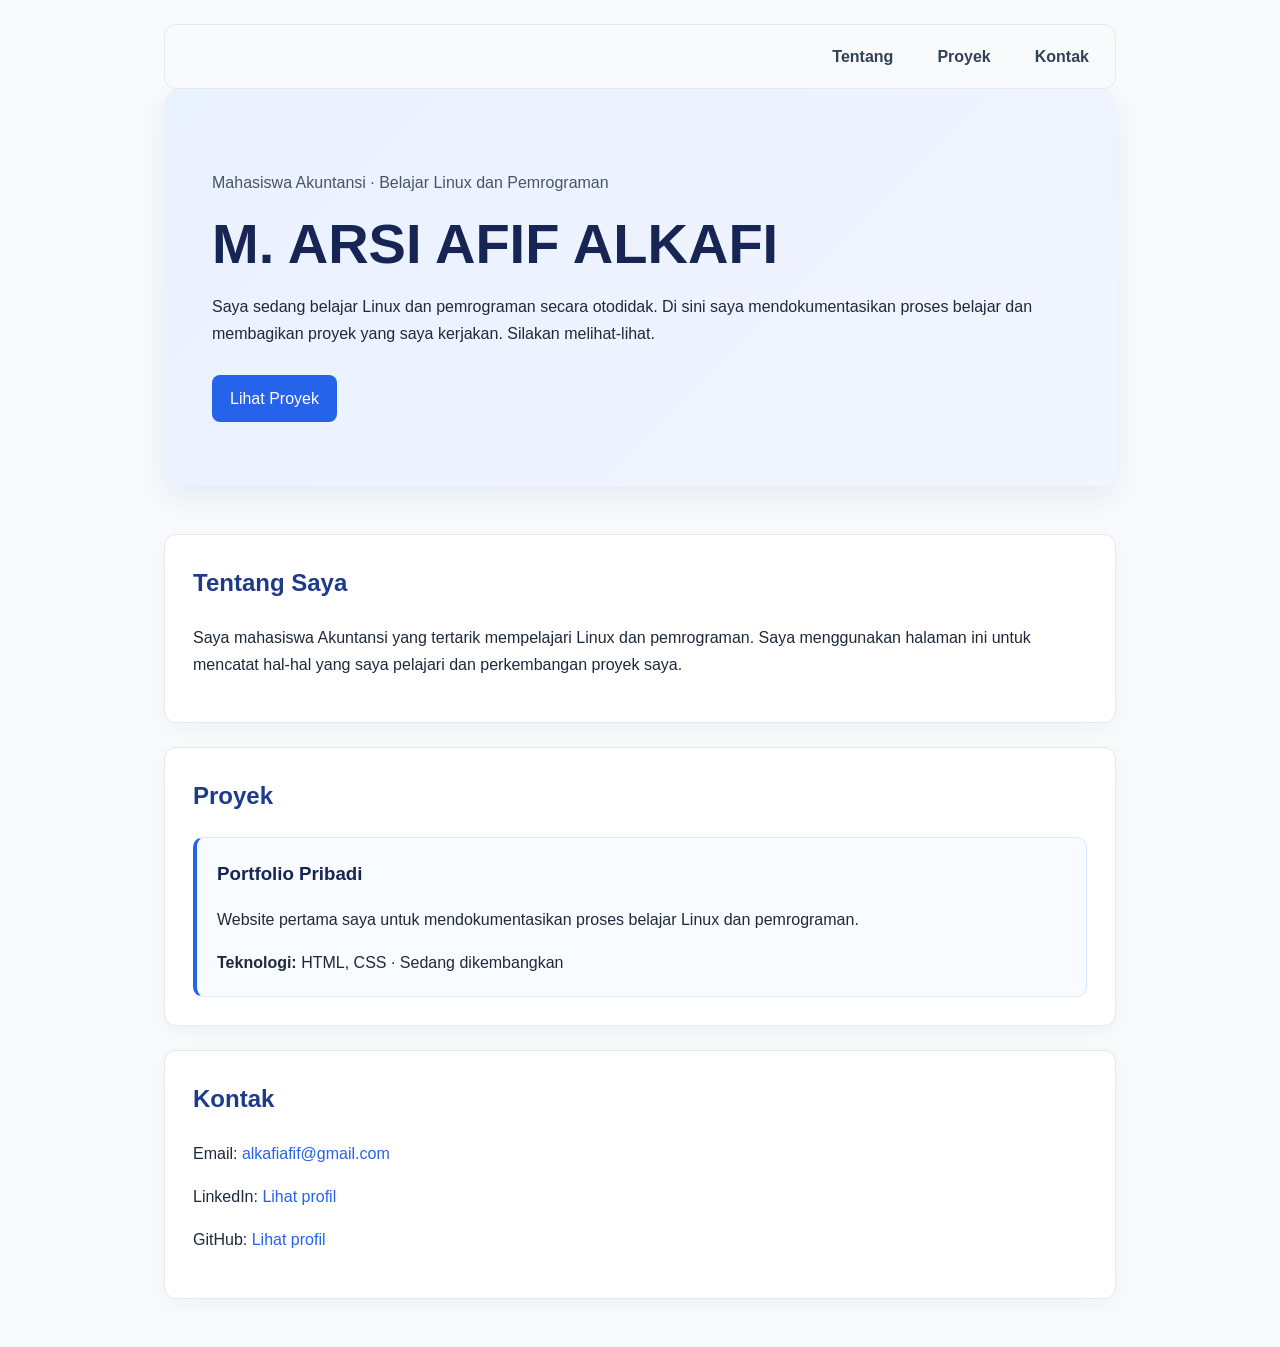
<file: index.html>
<!doctype html>
<html lang="id">
<head>
  <meta charset="utf-8">
  <meta name="viewport" content="width=device-width, initial-scale=1">
  <title>M. ARSI AFIF ALKAFI — Portfolio</title>
  <link rel="stylesheet" href="style.css">
</head>
<body>
  <nav>
    <a href="#tentang">Tentang</a>
    <a href="#proyek">Proyek</a>
    <a href="#kontak">Kontak</a>
  </nav>

  <header>
    <p>Mahasiswa Akuntansi · Belajar Linux dan Pemrograman</p>
    <h1>M. ARSI AFIF ALKAFI</h1>
    <p>
      Saya sedang belajar Linux dan pemrograman secara otodidak.
      Di sini saya mendokumentasikan proses belajar dan membagikan
      proyek yang saya kerjakan. Silakan melihat-lihat.
    </p>
    <a href="#proyek">Lihat Proyek</a>
  </header>

  <main>
    <section id="tentang">
      <h2>Tentang Saya</h2>
      <p>
        Saya mahasiswa Akuntansi yang tertarik mempelajari Linux dan
        pemrograman. Saya menggunakan halaman ini untuk mencatat hal-hal
        yang saya pelajari dan perkembangan proyek saya.
      </p>
    </section>

    <section id="proyek">
      <h2>Proyek</h2>
      <article class="project-card"><h3>Portfolio Pribadi</h3><p>Website pertama saya untuk mendokumentasikan proses belajar Linux dan pemrograman.</p><p><strong>Teknologi:</strong> HTML, CSS · Sedang dikembangkan</p></article>
    </section>

    <section id="kontak">
      <h2>Kontak</h2>
      <p>Email:
        <a href="mailto:alkafiafif@gmail.com">alkafiafif@gmail.com</a>
      </p>
      <p>LinkedIn:
        <a href="https://www.linkedin.com/in/m-arsi-afif-alkafi-556428295"
           target="_blank" rel="noopener noreferrer">Lihat profil</a>
      </p>
      <p>GitHub:
        <a href="https://github.com/afifalkafi"
           target="_blank" rel="noopener noreferrer">Lihat profil</a>
      </p>
    </section>
  </main>
</body>
</html>
</file>
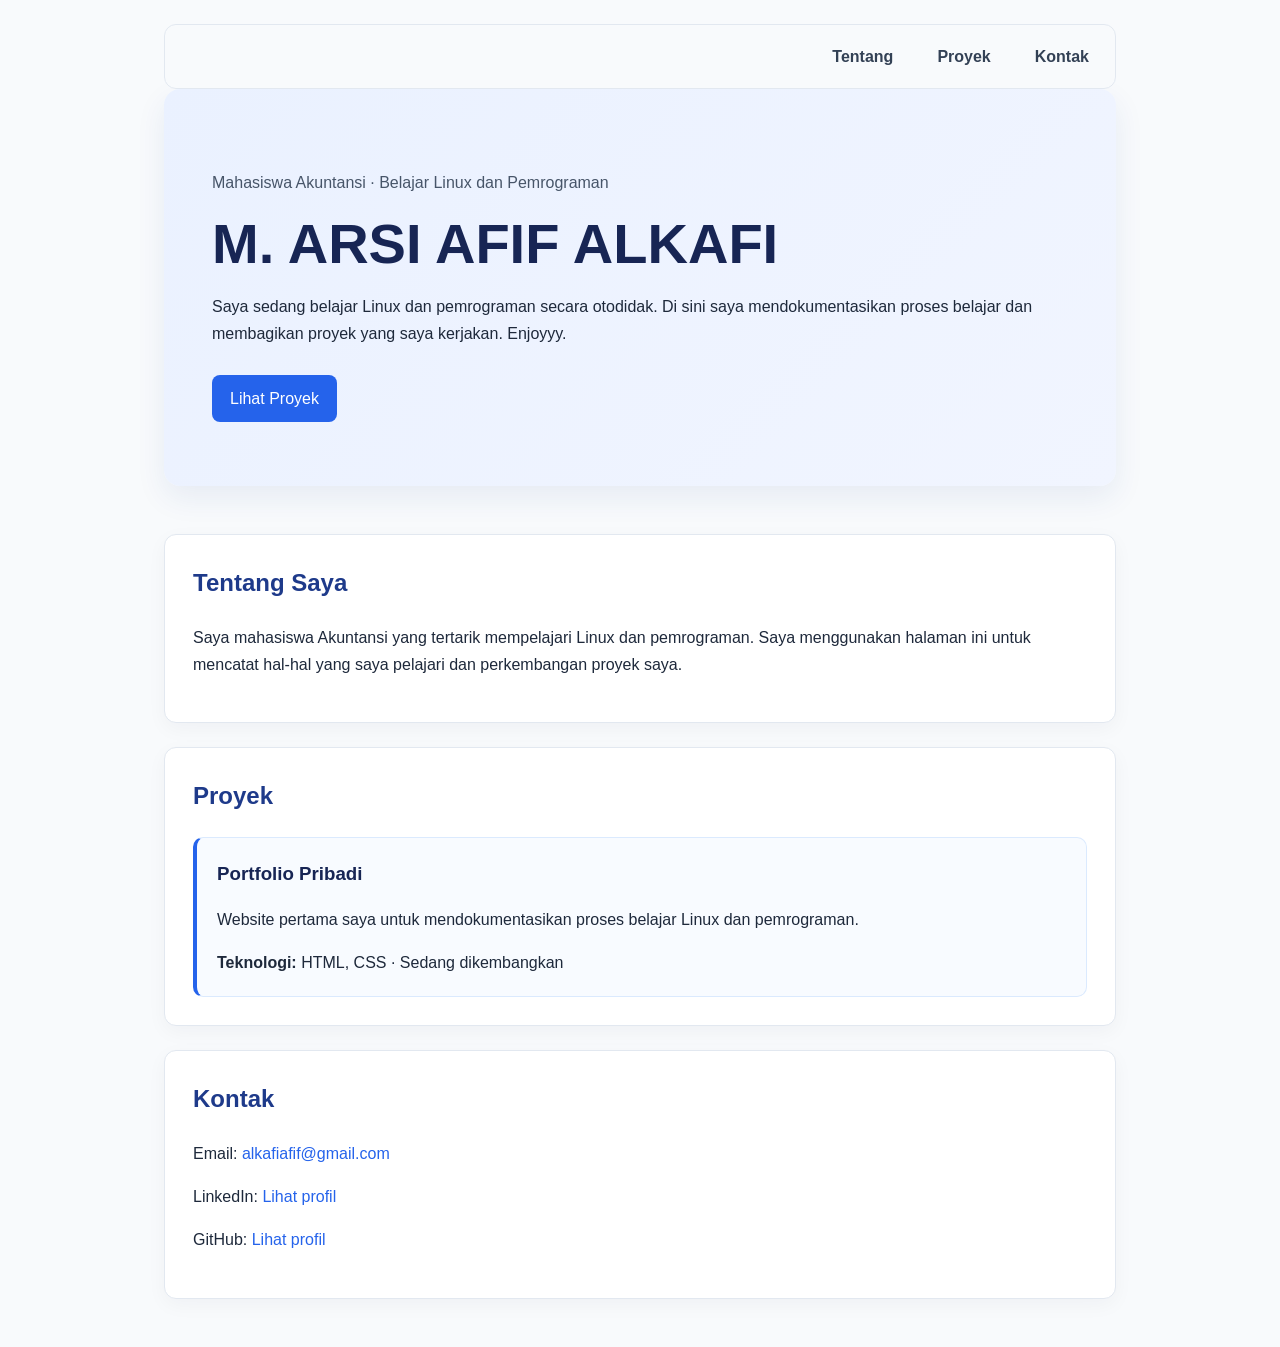
<file: public/index.html>
<!doctype html>
<html lang="id">
<head>
  <meta charset="utf-8">
  <meta name="viewport" content="width=device-width, initial-scale=1">
  <title>M. ARSI AFIF ALKAFI — Portfolio</title>
  <link rel="stylesheet" href="style.css">
</head>
<body>
  <nav>
    <a href="#tentang">Tentang</a>
    <a href="#proyek">Proyek</a>
    <a href="#kontak">Kontak</a>
  </nav>

  <header>
    <p>Mahasiswa Akuntansi · Belajar Linux dan Pemrograman</p>
    <h1>M. ARSI AFIF ALKAFI</h1>
    <p>
      Saya sedang belajar Linux dan pemrograman secara otodidak.
      Di sini saya mendokumentasikan proses belajar dan membagikan
      proyek yang saya kerjakan.  Enjoyyy.
    </p>
    <a href="#proyek">Lihat Proyek</a>
  </header>

  <main>
    <section id="tentang">
      <h2>Tentang Saya</h2>
      <p>
        Saya mahasiswa Akuntansi yang tertarik mempelajari Linux dan
        pemrograman. Saya menggunakan halaman ini untuk mencatat hal-hal
        yang saya pelajari dan perkembangan proyek saya.
      </p>
    </section>

    <section id="proyek">
      <h2>Proyek</h2>
      <article class="project-card"><h3>Portfolio Pribadi</h3><p>Website pertama saya untuk mendokumentasikan proses belajar Linux dan pemrograman.</p><p><strong>Teknologi:</strong> HTML, CSS · Sedang dikembangkan</p></article>
    </section>

    <section id="kontak">
      <h2>Kontak</h2>
      <p>Email:
        <a href="mailto:alkafiafif@gmail.com">alkafiafif@gmail.com</a>
      </p>
      <p>LinkedIn:
        <a href="https://www.linkedin.com/in/m-arsi-afif-alkafi-556428295"
           target="_blank" rel="noopener noreferrer">Lihat profil</a>
      </p>
      <p>GitHub:
        <a href="https://github.com/afifalkafi"
           target="_blank" rel="noopener noreferrer">Lihat profil</a>
      </p>
    </section>
  </main>
</body>
</html>
</file>
<file: style.css>
* {
  box-sizing: border-box;
}

html {
  scroll-behavior: smooth;
}

body {
  max-width: 900px;
  margin: 0 auto;
  padding: 24px;
  font-family: Arial, sans-serif;
  line-height: 1.7;
  color: #1e293b;
  background: #f8fafc;
}

nav {
  display: flex;
  justify-content: flex-end;
  gap: 24px;
  padding: 12px 0 28px;
}

a {
  color: #2563eb;
  text-decoration: none;
}

a:hover {
  text-decoration: underline;
}

header {
  padding: 64px 48px;
  border-radius: 16px;
  background: #eaf1ff;
}

header h1 {
  margin: 8px 0;
  color: #172554;
  font-size: clamp(2rem, 6vw, 3.5rem);
  line-height: 1.15;
}

header p:first-child {
  color: #475569;
}

header a {
  display: inline-block;
  margin-top: 12px;
  padding: 10px 18px;
  border-radius: 8px;
  color: white;
  background: #2563eb;
}

header a:hover {
  background: #1d4ed8;
  text-decoration: none;
}

main {
  padding-top: 24px;
}

section {
  margin: 24px 0;
  padding: 28px;
  border: 1px solid #e2e8f0;
  border-radius: 12px;
  background: white;
}

h2 {
  margin-top: 0;
  color: #1e3a8a;
}

@media (max-width: 600px) {
  body {
    padding: 16px;
  }

  nav {
    justify-content: center;
    gap: 18px;
  }

  header {
    padding: 36px 24px;
  }

  section {
    padding: 22px;
  }
}

.project-card {
  margin-top: 16px;
  padding: 20px;
  border: 1px solid #dbeafe;
  border-left: 4px solid #2563eb;
  border-radius: 10px;
  background: #f8fbff;
}

.project-card h3 {
  margin: 0 0 8px;
  color: #172554;
}

.project-card p:last-child {
  margin-bottom: 0;
}

body {
  max-width: 1000px;
}

nav {
  position: sticky;
  top: 12px;
  z-index: 10;
  padding: 12px 16px;
  border: 1px solid #e2e8f0;
  border-radius: 12px;
  background: rgba(248, 250, 252, 0.94);
  backdrop-filter: blur(10px);
}

nav a {
  padding: 6px 10px;
  border-radius: 7px;
  color: #334155;
  font-weight: 600;
}

nav a:hover {
  color: #1d4ed8;
  background: #eaf1ff;
  text-decoration: none;
}

header {
  background: linear-gradient(135deg, #eaf1ff, #f1f5ff);
  box-shadow: 0 12px 30px rgba(30, 58, 138, 0.08);
}

section {
  box-shadow: 0 6px 20px rgba(15, 23, 42, 0.04);
}

.project-card {
  transition: transform 180ms ease, box-shadow 180ms ease;
}

.project-card:hover {
  transform: translateY(-3px);
  box-shadow: 0 10px 24px rgba(37, 99, 235, 0.1);
}

a:focus-visible {
  outline: 3px solid #93c5fd;
  outline-offset: 3px;
}
</file>
<file: public/style.css>
* {
  box-sizing: border-box;
}

html {
  scroll-behavior: smooth;
}

body {
  max-width: 900px;
  margin: 0 auto;
  padding: 24px;
  font-family: Arial, sans-serif;
  line-height: 1.7;
  color: #1e293b;
  background: #f8fafc;
}

nav {
  display: flex;
  justify-content: flex-end;
  gap: 24px;
  padding: 12px 0 28px;
}

a {
  color: #2563eb;
  text-decoration: none;
}

a:hover {
  text-decoration: underline;
}

header {
  padding: 64px 48px;
  border-radius: 16px;
  background: #eaf1ff;
}

header h1 {
  margin: 8px 0;
  color: #172554;
  font-size: clamp(2rem, 6vw, 3.5rem);
  line-height: 1.15;
}

header p:first-child {
  color: #475569;
}

header a {
  display: inline-block;
  margin-top: 12px;
  padding: 10px 18px;
  border-radius: 8px;
  color: white;
  background: #2563eb;
}

header a:hover {
  background: #1d4ed8;
  text-decoration: none;
}

main {
  padding-top: 24px;
}

section {
  margin: 24px 0;
  padding: 28px;
  border: 1px solid #e2e8f0;
  border-radius: 12px;
  background: white;
}

h2 {
  margin-top: 0;
  color: #1e3a8a;
}

@media (max-width: 600px) {
  body {
    padding: 16px;
  }

  nav {
    justify-content: center;
    gap: 18px;
  }

  header {
    padding: 36px 24px;
  }

  section {
    padding: 22px;
  }
}

.project-card {
  margin-top: 16px;
  padding: 20px;
  border: 1px solid #dbeafe;
  border-left: 4px solid #2563eb;
  border-radius: 10px;
  background: #f8fbff;
}

.project-card h3 {
  margin: 0 0 8px;
  color: #172554;
}

.project-card p:last-child {
  margin-bottom: 0;
}

body {
  max-width: 1000px;
}

nav {
  position: sticky;
  top: 12px;
  z-index: 10;
  padding: 12px 16px;
  border: 1px solid #e2e8f0;
  border-radius: 12px;
  background: rgba(248, 250, 252, 0.94);
  backdrop-filter: blur(10px);
}

nav a {
  padding: 6px 10px;
  border-radius: 7px;
  color: #334155;
  font-weight: 600;
}

nav a:hover {
  color: #1d4ed8;
  background: #eaf1ff;
  text-decoration: none;
}

header {
  background: linear-gradient(135deg, #eaf1ff, #f1f5ff);
  box-shadow: 0 12px 30px rgba(30, 58, 138, 0.08);
}

section {
  box-shadow: 0 6px 20px rgba(15, 23, 42, 0.04);
}

.project-card {
  transition: transform 180ms ease, box-shadow 180ms ease;
}

.project-card:hover {
  transform: translateY(-3px);
  box-shadow: 0 10px 24px rgba(37, 99, 235, 0.1);
}

a:focus-visible {
  outline: 3px solid #93c5fd;
  outline-offset: 3px;
}
</file>
